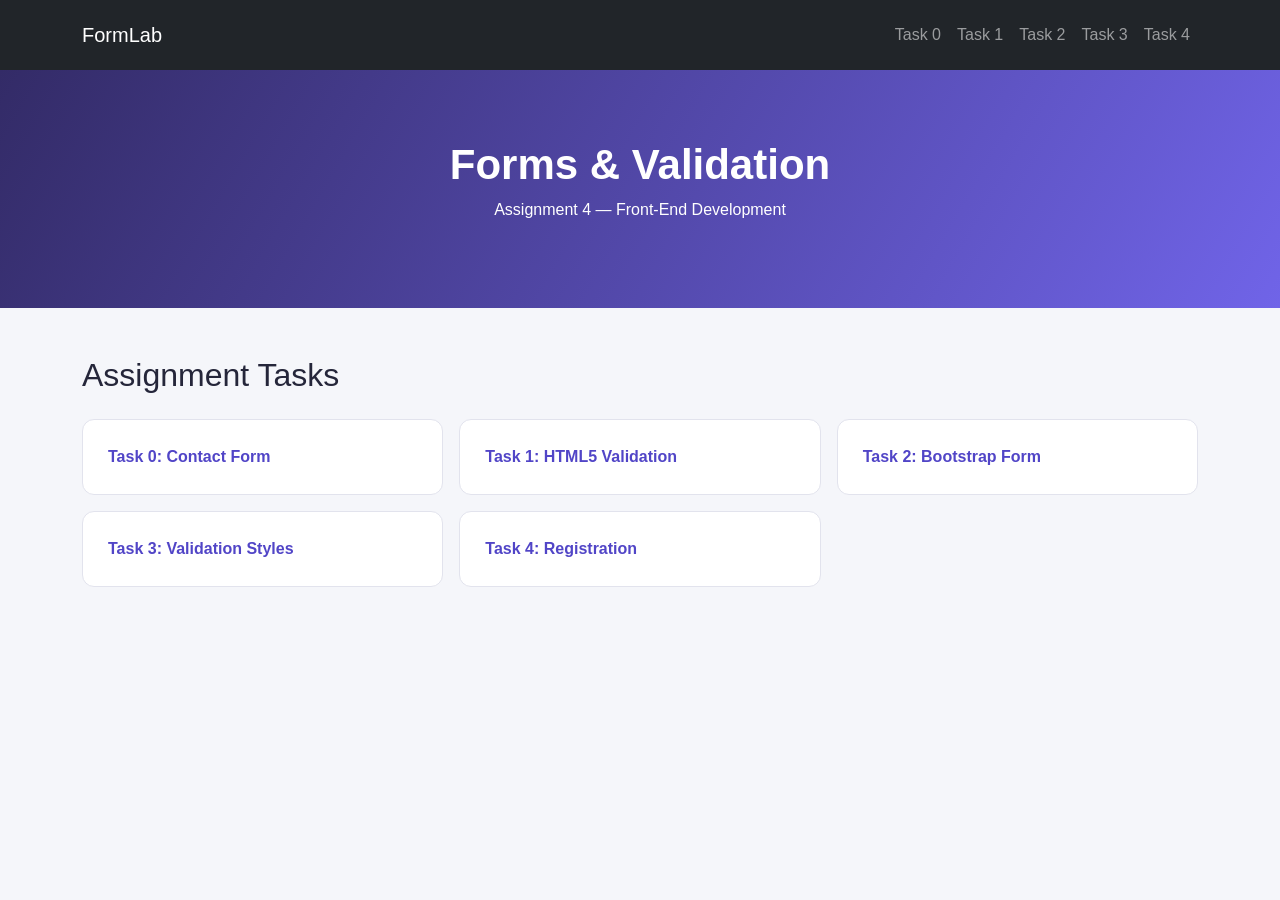
<file: index.html>
<!DOCTYPE html>
<html lang="en">
<head>
    <meta charset="UTF-8">
    <meta name="viewport" content="width=device-width, initial-scale=1">
    <title>Forms and Validation</title>
    <link href="https://cdn.jsdelivr.net/npm/bootstrap@5.3.3/dist/css/bootstrap.min.css" rel="stylesheet">
    <link rel="stylesheet" href="css/style.css">
</head>
<body>
<nav class="navbar navbar-expand-lg navbar-dark bg-dark">
    <div class="container">
        <a class="navbar-brand" href="index.html">FormLab</a>
        <div class="navbar-nav">
            <a class="nav-link" href="task0.html">Task 0</a>
            <a class="nav-link" href="task1.html">Task 1</a>
            <a class="nav-link" href="task2.html">Task 2</a>
            <a class="nav-link" href="task3.html">Task 3</a>
            <a class="nav-link" href="task4.html">Task 4</a>
        </div>
    </div>
</nav>

<header class="hero text-center p-5">
    <h1>Forms &amp; Validation</h1>
    <p>Assignment 4 — Front-End Development</p>
</header>

<main class="container py-5">
    <h2>Assignment Tasks</h2>
    <div class="row g-3 mt-2">
        <div class="col-md-4"><a class="task-card" href="task0.html">Task 0: Contact Form</a></div>
        <div class="col-md-4"><a class="task-card" href="task1.html">Task 1: HTML5 Validation</a></div>
        <div class="col-md-4"><a class="task-card" href="task2.html">Task 2: Bootstrap Form</a></div>
        <div class="col-md-4"><a class="task-card" href="task3.html">Task 3: Validation Styles</a></div>
        <div class="col-md-4"><a class="task-card" href="task4.html">Task 4: Registration</a></div>
    </div>
</main>
</body>
</html>
</file>
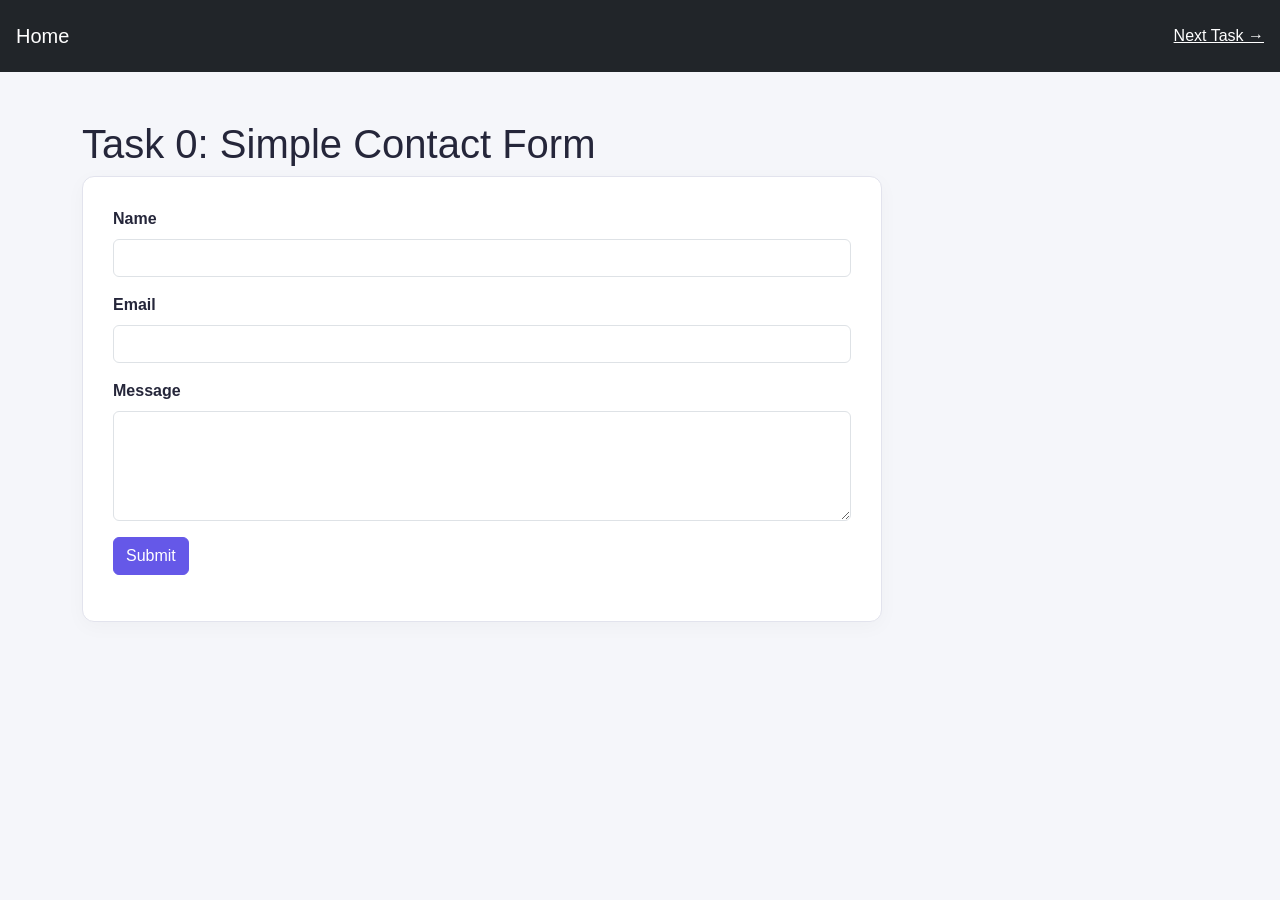
<file: task0.html>
<!DOCTYPE html>
<html lang="en">
<head>
    <meta charset="UTF-8">
    <meta name="viewport" content="width=device-width, initial-scale=1">
    <title>Task 0 - Contact Form</title>
    <link href="https://cdn.jsdelivr.net/npm/bootstrap@5.3.3/dist/css/bootstrap.min.css" rel="stylesheet">
    <link rel="stylesheet" href="css/style.css">
</head>
<body>
<nav class="navbar navbar-dark bg-dark p-3">
    <a class="navbar-brand" href="index.html">Home</a>
    <a class="text-white" href="task1.html">Next Task →</a>
</nav>

<main class="container py-5">
    <h1>Task 0: Simple Contact Form</h1>
    <form id="basicContact" class="form-panel">
        <div class="mb-3">
            <label for="name" class="form-label">Name</label>
            <input type="text" id="name" name="name" class="form-control">
        </div>
        <div class="mb-3">
            <label for="email" class="form-label">Email</label>
            <input type="email" id="email" name="email" class="form-control">
        </div>
        <div class="mb-3">
            <label for="message" class="form-label">Message</label>
            <textarea id="message" name="message" class="form-control" rows="4"></textarea>
        </div>
        <button type="submit" class="btn btn-primary">Submit</button>
        <p id="basicStatus" class="mt-3"></p>
    </form>
</main>
<script src="js/main.js"></script>
</body>
</html>
</file>
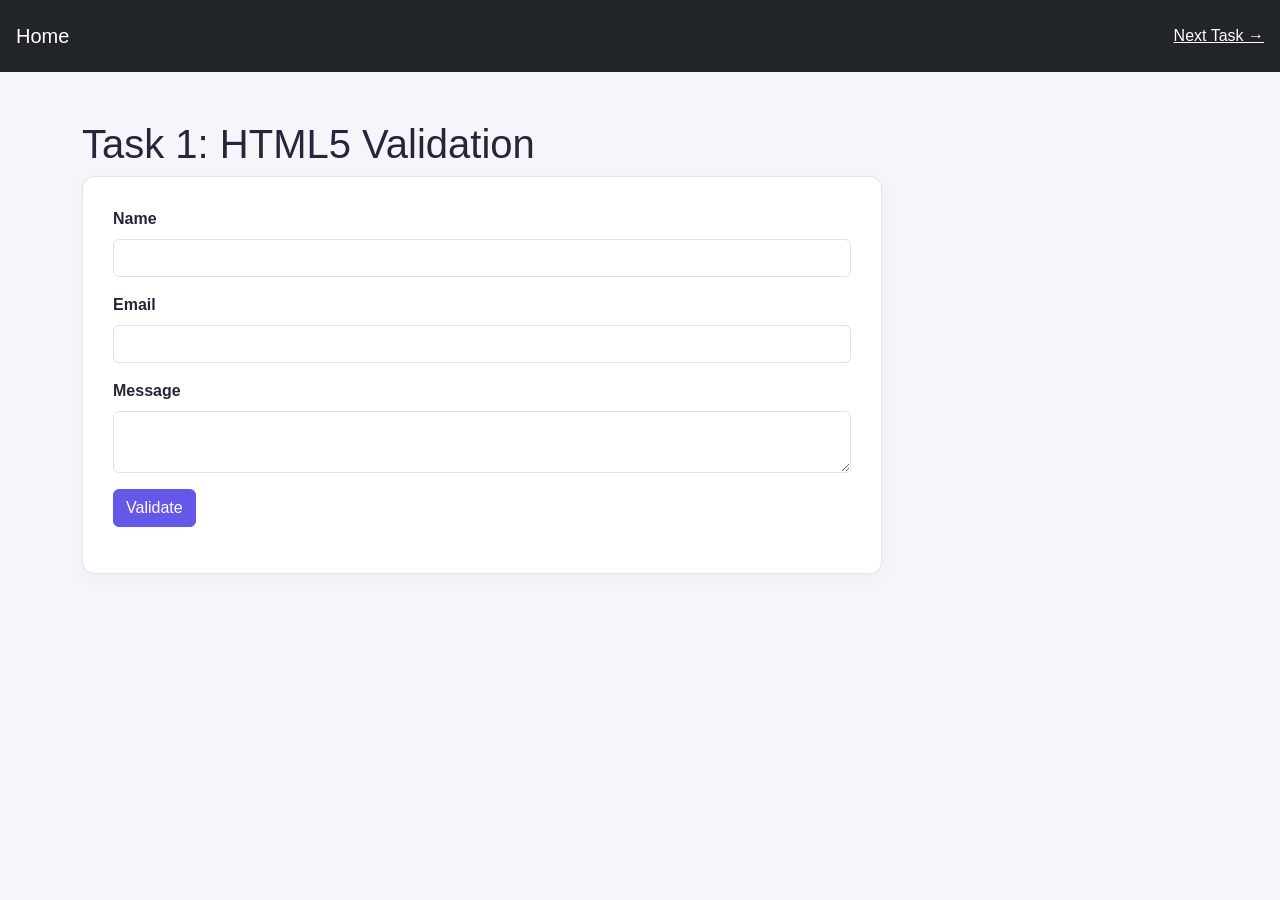
<file: task1.html>
<!DOCTYPE html>
<html lang="en">
<head>
    <meta charset="UTF-8">
    <meta name="viewport" content="width=device-width, initial-scale=1">
    <title>Task 1 - HTML5 Validation</title>
    <link href="https://cdn.jsdelivr.net/npm/bootstrap@5.3.3/dist/css/bootstrap.min.css" rel="stylesheet">
    <link rel="stylesheet" href="css/style.css">
</head>
<body>
<nav class="navbar navbar-dark bg-dark p-3">
    <a class="navbar-brand" href="index.html">Home</a>
    <a class="text-white" href="task2.html">Next Task →</a>
</nav>

<main class="container py-5">
    <h1>Task 1: HTML5 Validation</h1>
    <form id="htmlValidationForm" class="form-panel">
        <div class="mb-3">
            <label for="name" class="form-label">Name</label>
            <input type="text" id="name" class="form-control"
                   required minlength="2" maxlength="40">
        </div>
        <div class="mb-3">
            <label for="email" class="form-label">Email</label>
            <input type="email" id="email" class="form-control"
                   required maxlength="80">
        </div>
        <div class="mb-3">
            <label for="message" class="form-label">Message</label>
            <textarea id="message" class="form-control"
                      required minlength="10" maxlength="300"></textarea>
        </div>
        <button type="submit" class="btn btn-primary">Validate</button>
        <p id="validationStatus" class="mt-3"></p>
    </form>
</main>
<script src="js/main.js"></script>
</body>
</html>
</file>
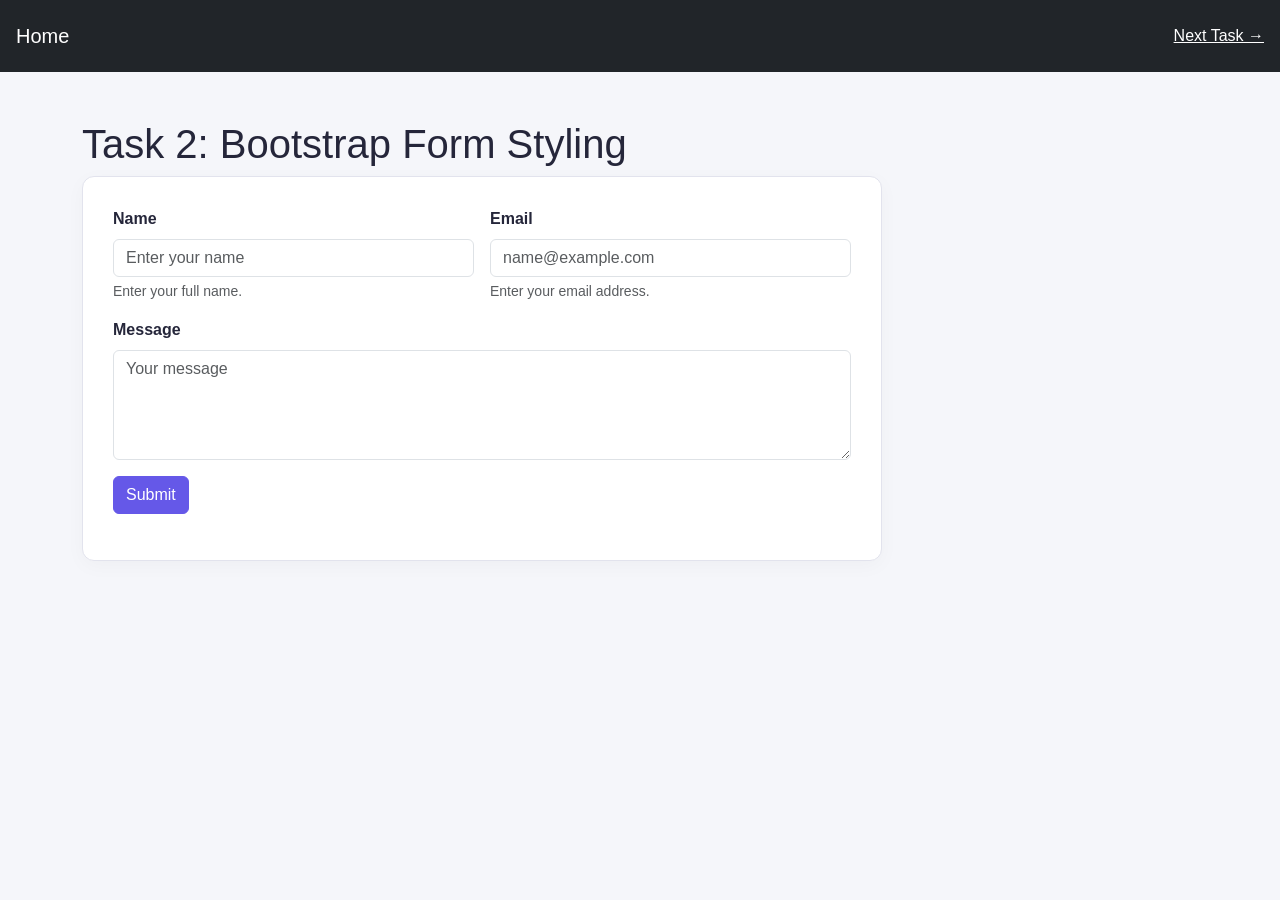
<file: task2.html>
<!DOCTYPE html>
<html lang="en">
<head>
    <meta charset="UTF-8">
    <meta name="viewport" content="width=device-width, initial-scale=1">
    <title>Task 2 - Bootstrap Forms</title>
    <link href="https://cdn.jsdelivr.net/npm/bootstrap@5.3.3/dist/css/bootstrap.min.css" rel="stylesheet">
    <link rel="stylesheet" href="css/style.css">
</head>
<body>
<nav class="navbar navbar-dark bg-dark p-3">
    <a class="navbar-brand" href="index.html">Home</a>
    <a class="text-white" href="task3.html">Next Task →</a>
</nav>

<main class="container py-5">
    <h1>Task 2: Bootstrap Form Styling</h1>
    <form id="bootstrapContact" class="form-panel">
        <div class="row g-3">
            <div class="col-md-6">
                <label for="name" class="form-label">Name</label>
                <input type="text" id="name" class="form-control"
                       placeholder="Enter your name">
                <div class="form-text">Enter your full name.</div>
            </div>
            <div class="col-md-6">
                <label for="email" class="form-label">Email</label>
                <input type="email" id="email" class="form-control"
                       placeholder="name@example.com">
                <div class="form-text">Enter your email address.</div>
            </div>
            <div class="col-12">
                <label for="message" class="form-label">Message</label>
                <textarea id="message" class="form-control"
                          rows="4" placeholder="Your message"></textarea>
            </div>
            <div class="col-12">
                <button type="submit" class="btn btn-primary">Submit</button>
            </div>
        </div>
        <p id="bootstrapStatus" class="mt-3"></p>
    </form>
</main>
<script src="js/main.js"></script>
</body>
</html>
</file>
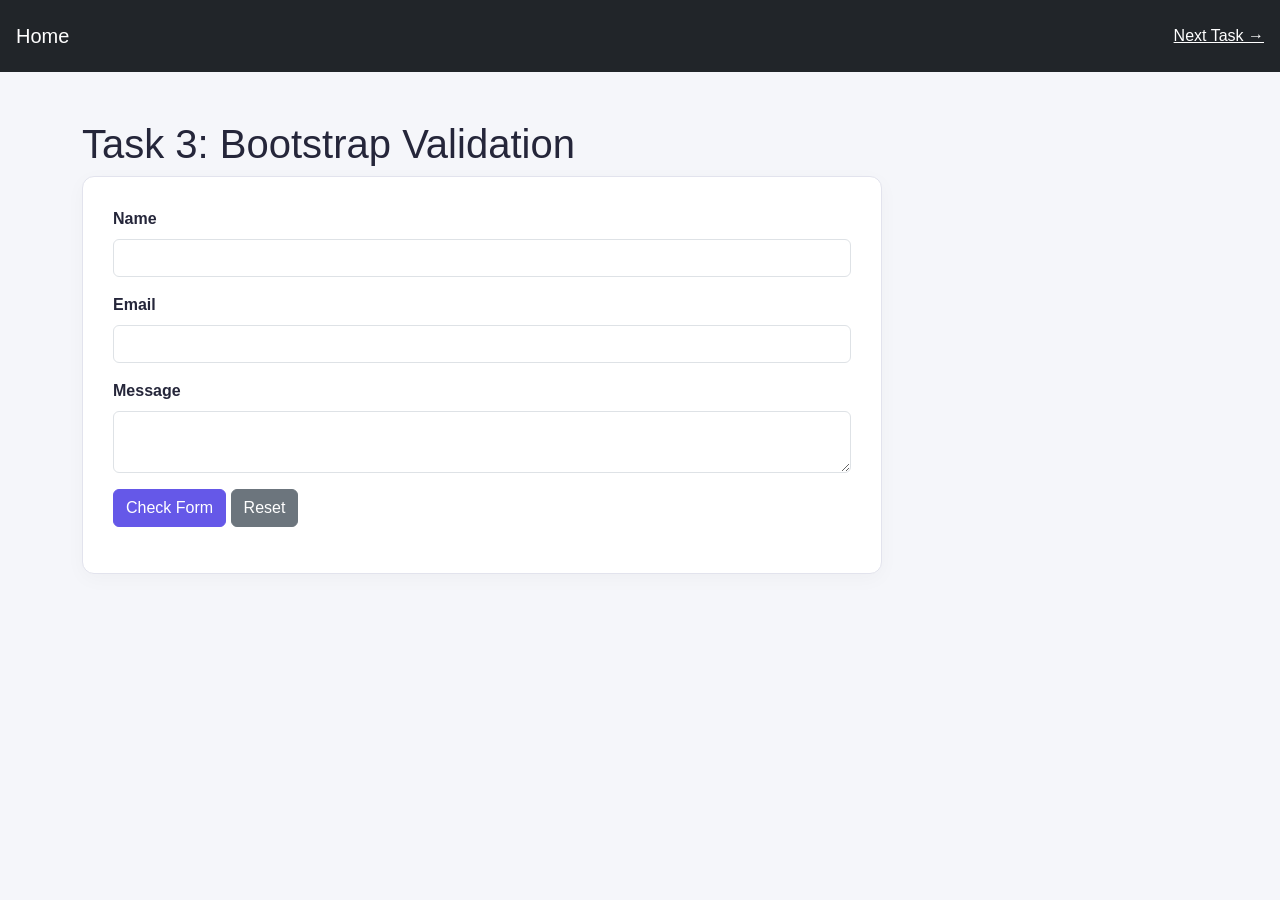
<file: task3.html>
<!DOCTYPE html>
<html lang="en">
<head>
    <meta charset="UTF-8">
    <meta name="viewport" content="width=device-width, initial-scale=1">
    <title>Task 3 - Validation Styles</title>
    <link href="https://cdn.jsdelivr.net/npm/bootstrap@5.3.3/dist/css/bootstrap.min.css" rel="stylesheet">
    <link rel="stylesheet" href="css/style.css">
</head>
<body>
<nav class="navbar navbar-dark bg-dark p-3">
    <a class="navbar-brand" href="index.html">Home</a>
    <a class="text-white" href="task4.html">Next Task →</a>
</nav>

<main class="container py-5">
    <h1>Task 3: Bootstrap Validation</h1>
    <form id="styledValidation" class="form-panel" novalidate>
        <div class="mb-3">
            <label for="name" class="form-label">Name</label>
            <input id="name" type="text" class="form-control"
                   required minlength="2">
            <div class="invalid-feedback">Enter at least 2 characters.</div>
            <div class="valid-feedback">Looks good!</div>
        </div>
        <div class="mb-3">
            <label for="email" class="form-label">Email</label>
            <input id="email" type="email" class="form-control" required>
            <div class="invalid-feedback">Enter a valid email.</div>
            <div class="valid-feedback">Looks good!</div>
        </div>
        <div class="mb-3">
            <label for="message" class="form-label">Message</label>
            <textarea id="message" class="form-control"
                      required minlength="10"></textarea>
            <div class="invalid-feedback">Enter at least 10 characters.</div>
            <div class="valid-feedback">Looks good!</div>
        </div>
        <button type="submit" class="btn btn-primary">Check Form</button>
        <button type="reset" class="btn btn-secondary">Reset</button>
        <p id="styledStatus" class="mt-3"></p>
    </form>
</main>
<script src="js/main.js"></script>
</body>
</html>
</file>
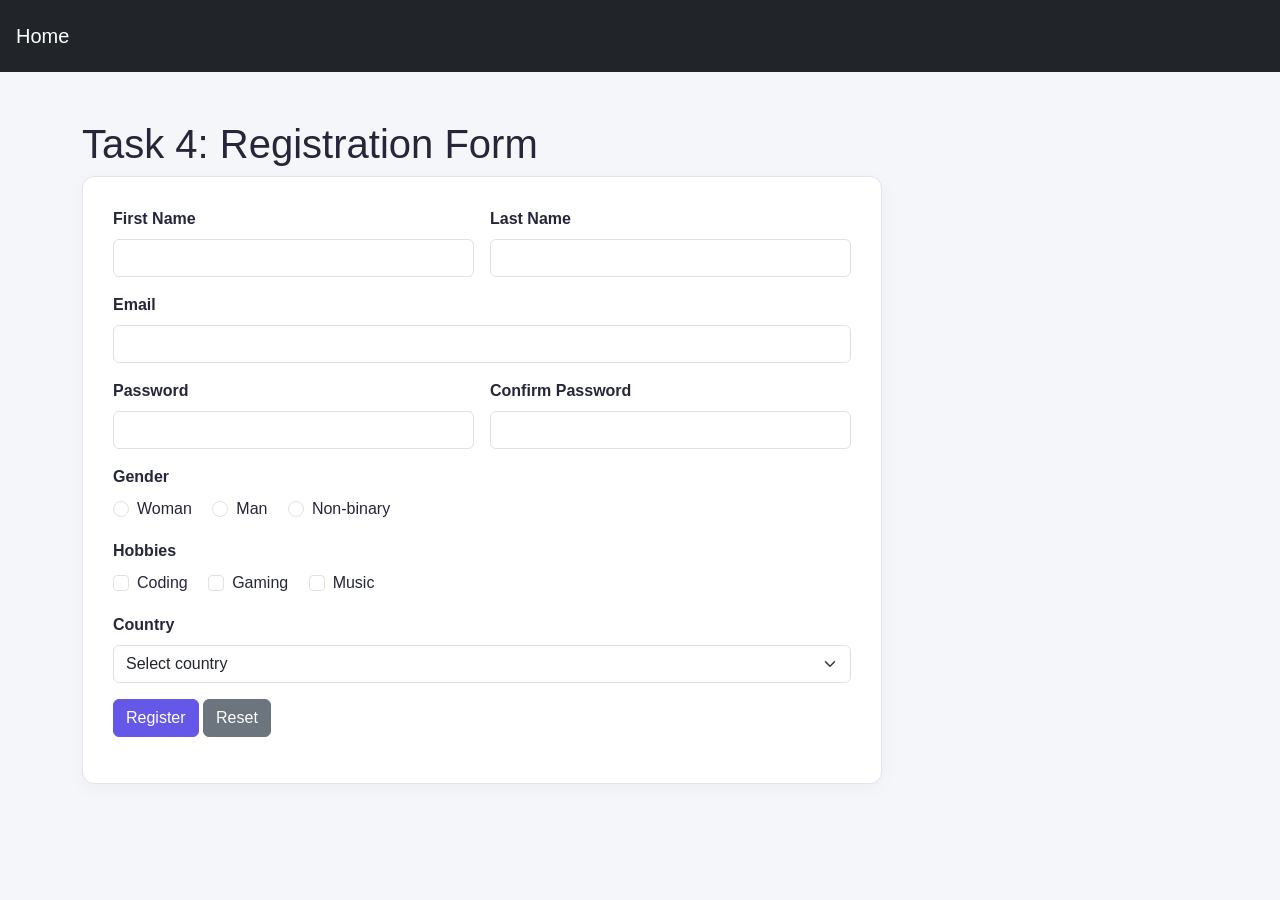
<file: task4.html>
<!DOCTYPE html>
<html lang="en">
<head>
    <meta charset="UTF-8">
    <meta name="viewport" content="width=device-width, initial-scale=1">
    <title>Task 4 - Registration Form</title>
    <link href="https://cdn.jsdelivr.net/npm/bootstrap@5.3.3/dist/css/bootstrap.min.css" rel="stylesheet">
    <link rel="stylesheet" href="css/style.css">
</head>
<body>
<nav class="navbar navbar-dark bg-dark p-3">
    <a class="navbar-brand" href="index.html">Home</a>
</nav>

<main class="container py-5">
    <h1>Task 4: Registration Form</h1>
    <form id="registrationForm" class="form-panel" novalidate>
        <div class="row g-3">
            <div class="col-md-6">
                <label for="firstName" class="form-label">First Name</label>
                <input id="firstName" type="text" class="form-control"
                       required minlength="2">
                <div class="invalid-feedback">Enter your first name.</div>
            </div>
            <div class="col-md-6">
                <label for="lastName" class="form-label">Last Name</label>
                <input id="lastName" type="text" class="form-control"
                       required minlength="2">
                <div class="invalid-feedback">Enter your last name.</div>
            </div>
            <div class="col-12">
                <label for="regEmail" class="form-label">Email</label>
                <input id="regEmail" type="email" class="form-control" required>
                <div class="invalid-feedback">Enter a valid email.</div>
            </div>
            <div class="col-md-6">
                <label for="password" class="form-label">Password</label>
                <input id="password" type="password" class="form-control"
                       required minlength="8">
                <div class="invalid-feedback">Use at least 8 characters.</div>
            </div>
            <div class="col-md-6">
                <label for="confirmPassword" class="form-label">Confirm Password</label>
                <input id="confirmPassword" type="password" class="form-control"
                       required minlength="8">
                <div class="invalid-feedback">Passwords must match.</div>
            </div>
            <div class="col-12">
                <label class="form-label d-block">Gender</label>
                <div class="form-check form-check-inline">
                    <input id="woman" type="radio" name="gender" value="Woman" class="form-check-input" required>
                    <label for="woman" class="form-check-label">Woman</label>
                </div>
                <div class="form-check form-check-inline">
                    <input id="man" type="radio" name="gender" value="Man" class="form-check-input">
                    <label for="man" class="form-check-label">Man</label>
                </div>
                <div class="form-check form-check-inline">
                    <input id="nonbinary" type="radio" name="gender" value="Non-binary" class="form-check-input">
                    <label for="nonbinary" class="form-check-label">Non-binary</label>
                </div>
            </div>
            <div class="col-12">
                <label class="form-label d-block">Hobbies</label>
                <div class="form-check form-check-inline">
                    <input id="coding" type="checkbox" class="form-check-input" name="hobbies" value="Coding">
                    <label for="coding" class="form-check-label">Coding</label>
                </div>
                <div class="form-check form-check-inline">
                    <input id="gaming" type="checkbox" class="form-check-input" name="hobbies" value="Gaming">
                    <label for="gaming" class="form-check-label">Gaming</label>
                </div>
                <div class="form-check form-check-inline">
                    <input id="music" type="checkbox" class="form-check-input" name="hobbies" value="Music">
                    <label for="music" class="form-check-label">Music</label>
                </div>
            </div>
            <div class="col-12">
                <label for="country" class="form-label">Country</label>
                <select id="country" class="form-select" required>
                    <option value="">Select country</option>
                    <option>Kazakhstan</option>
                    <option>Kyrgyzstan</option>
                    <option>Uzbekistan</option>
                    <option>United States</option>
                    <option>United Kingdom</option>
                    <option>Other</option>
                </select>
                <div class="invalid-feedback">Select a country.</div>
            </div>
            <div class="col-12">
                <button type="submit" class="btn btn-primary">Register</button>
                <button type="reset" class="btn btn-secondary">Reset</button>
            </div>
        </div>
        <p id="registrationStatus" class="mt-3"></p>
    </form>
</main>
<script src="js/main.js"></script>
</body>
</html>
</file>
<file: css/style.css>
body {
    background-color: #f5f6fa;
    font-family: Arial, sans-serif;
    color: #25263a;
}

.navbar {
    padding: 15px;
}

.hero {
    background: linear-gradient(120deg, #332b67, #7064e8);
    color: white;
    padding: 70px 20px !important;
}

.hero h1 {
    font-size: 42px;
    font-weight: bold;
}

.task-card {
    display: block;
    padding: 25px;
    background: white;
    border: 1px solid #e2e3ed;
    border-radius: 12px;
    text-decoration: none;
    color: #5145c7;
    font-weight: bold;
    transition: 0.2s;
}

.task-card:hover {
    transform: translateY(-3px);
    box-shadow: 0 8px 20px #00000012;
}

.form-panel {
    max-width: 800px;
    background: white;
    padding: 30px;
    border-radius: 12px;
    border: 1px solid #e2e3ed;
    box-shadow: 0 5px 20px #00000008;
}

.form-label {
    font-weight: 600;
}

.form-control:focus,
.form-select:focus {
    border-color: #7064e8;
    box-shadow: 0 0 0 0.2rem #7064e833;
}

.btn-primary {
    background-color: #6558e8;
    border-color: #6558e8;
}

.btn-primary:hover {
    background-color: #4c40c7;
    border-color: #4c40c7;
}
</file>
